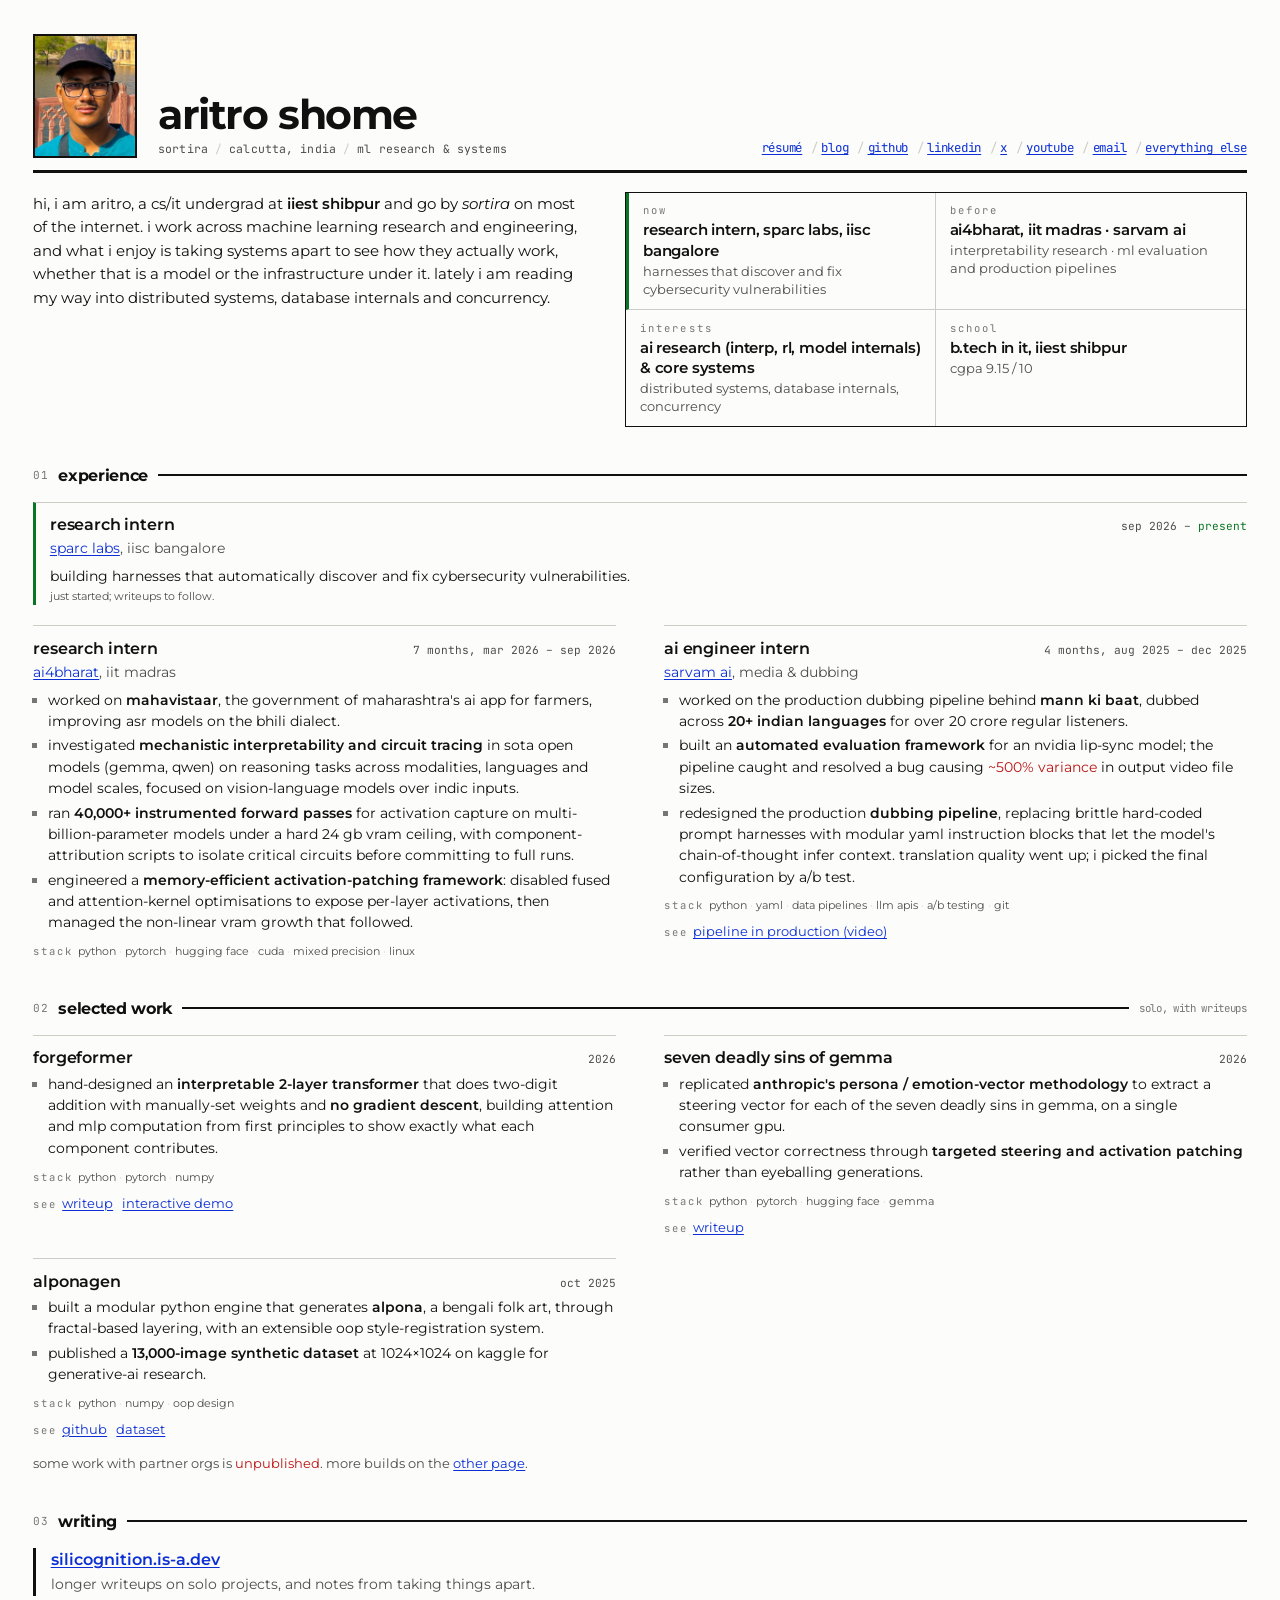
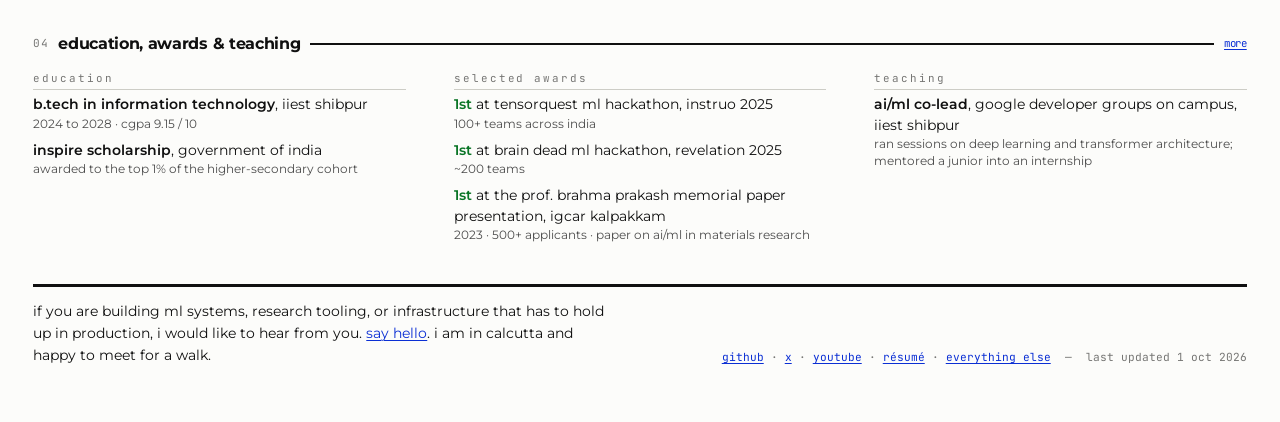
<file: index.html>
<!DOCTYPE html>
<html lang="en">

<head>
    <meta charset="UTF-8" />
    <meta name="viewport" content="width=device-width, initial-scale=1.0" />
    <title>aritro.</title>
    <meta name="description" content="Aritro Shome (sortira), research intern at SPARC Labs, IISc Bangalore, building harnesses that discover and fix cybersecurity vulnerabilities. Previously AI4Bharat, IIT Madras and Sarvam AI." />
    <meta name="author" content="Aritro Shome" />
    <link rel="canonical" href="https://aritro.is-a.dev/" />
    <meta name="theme-color" content="#fcfcfa" />

    <!-- Open Graph -->
    <meta property="og:type" content="profile" />
    <meta property="og:site_name" content="Aritro Shome" />
    <meta property="og:title" content="Aritro Shome, machine learning, systems &amp; research engineering" />
    <meta property="og:description" content="Research intern at SPARC Labs, IISc Bangalore, on harnesses that find and fix security vulnerabilities. Previously AI4Bharat, IIT Madras and Sarvam AI." />
    <meta property="og:url" content="https://aritro.is-a.dev/" />
    <meta property="og:image" content="https://aritro.is-a.dev/og.png" />
    <meta property="og:image:width" content="1200" />
    <meta property="og:image:height" content="630" />
    <meta property="og:image:alt" content="Aritro Shome, machine learning, systems and research engineering." />
    <meta property="profile:first_name" content="Aritro" />
    <meta property="profile:last_name" content="Shome" />
    <meta property="profile:username" content="sortira" />

    <!-- Twitter -->
    <meta name="twitter:card" content="summary_large_image" />
    <meta name="twitter:site" content="@silicognition" />
    <meta name="twitter:creator" content="@silicognition" />
    <meta name="twitter:title" content="Aritro Shome, machine learning, systems &amp; research engineering" />
    <meta name="twitter:description" content="Research intern at SPARC Labs, IISc Bangalore, on harnesses that find and fix security vulnerabilities. Previously AI4Bharat, IIT Madras and Sarvam AI." />
    <meta name="twitter:image" content="https://aritro.is-a.dev/og.png" />

    <link rel="icon" href="icon-32.png" sizes="32x32" type="image/png" />
    <link rel="icon" href="icon-512.png" sizes="512x512" type="image/png" />
    <link rel="apple-touch-icon" href="apple-touch-icon.png" />

    <link rel="preconnect" href="https://fonts.googleapis.com" />
    <link rel="preconnect" href="https://fonts.gstatic.com" crossorigin />
    <link rel="stylesheet" href="https://fonts.googleapis.com/css2?family=Montserrat:wght@400;500;600;700&family=JetBrains+Mono:wght@400;500&display=swap" />
    <link rel="stylesheet" href="site.css" />

    <script data-goatcounter="https://portfolio1.goatcounter.com/count" async src="//gc.zgo.at/count.js"></script>

    <script type="application/ld+json">
        {
            "@context": "https://schema.org",
            "@type": "Person",
            "name": "Aritro Shome",
            "alternateName": "sortira",
            "url": "https://aritro.is-a.dev/",
            "image": "https://aritro.is-a.dev/portrait.jpg",
            "email": "aritro.shome.official@gmail.com",
            "jobTitle": "Research Intern, Software Engineer, Machine Learning Engineer, Artificial Intelligence Engineer, Deep Learning Engineer, Large Language Model Engineer",
            "description": "Student engineer working across machine-learning research, ML engineering and systems.",
            "sameAs": ["https://github.com/sortira", "https://www.linkedin.com/in/aritroshome/", "https://x.com/silicognition", "https://www.youtube.com/@thearitroshomefromtech", "https://silicognition.is-a.dev/"],
            "worksFor": { "@type": "Organization", "name": "SPARC Labs, IISc Bangalore", "url": "https://www.sparc-labs.in/" },
            "alumniOf": { "@type": "CollegeOrUniversity", "name": "Indian Institute of Engineering Science and Technology, Shibpur" },
            "knowsAbout": ["software engineering", "machine learning engineering", "software security", "automated vulnerability discovery", "mechanistic interpretability", "model evaluation", "data pipelines", "distributed systems", "concurrency", "database internals", "algorithms and data structures", "vision-language models", "multilingual NLP", "CUDA", "PyTorch"]
        }
    </script>
</head>

<body>
    <a class="skip" href="#main">skip to content</a>

    <!-- ============================== masthead ============================= -->
    <header class="masthead">
        <img class="portrait" src="portrait.jpg" width="226" height="226" alt="Aritro Shome" />
        <div class="name">
            <h1>aritro shome</h1>
            <p class="ident">sortira <span class="sep">/</span> calcutta, india <span class="sep">/</span> ml research &amp; systems</p>
        </div>
        <p class="dir">
            <a href="resume.pdf">résumé</a>
            <a href="https://silicognition.is-a.dev/" target="_blank" rel="noopener noreferrer">blog</a>
            <a href="https://github.com/sortira" target="_blank" rel="noopener noreferrer">github</a>
            <a href="https://www.linkedin.com/in/aritroshome/" target="_blank" rel="noopener noreferrer">linkedin</a>
            <a href="https://x.com/silicognition" target="_blank" rel="noopener noreferrer">x</a>
            <a href="https://www.youtube.com/@thearitroshomefromtech" target="_blank" rel="noopener noreferrer">youtube</a>
            <a href="mailto:aritro.shome.official@gmail.com">email</a>
            <a href="other.html">everything else</a>
        </p>
    </header>

    <main id="main">

        <!-- ============================= the fold ============================== -->
        <div class="top">
            <div class="lede">
                <p>hi, i am aritro, a cs/it undergrad at <b>iiest shibpur</b> and go by <i>sortira</i> on most of the internet. i work across machine learning research and engineering, and what i enjoy is taking systems apart to see how
                    they actually work, whether that is a model or the infrastructure under it. lately i am reading my way into distributed systems, database internals and concurrency.</p>
            </div>

            <ul class="facts">
                <li class="live">
                    <span class="k">now</span>
                    <span class="v">research intern, <b>SPARC Labs</b>, IISc Bangalore</span>
                    <span class="m">harnesses that discover and fix cybersecurity vulnerabilities</span>
                </li>
                <li>
                    <span class="k">before</span>
                    <span class="v"><b>AI4Bharat</b>, IIT Madras &middot; <b>Sarvam AI</b></span>
                    <span class="m">interpretability research &middot; ml evaluation and production pipelines</span>
                </li>
                <li>
                    <span class="k">interests</span>
                    <span class="v">ai research (interp, rl, model internals) &amp; core systems</span>
                    <span class="m">distributed systems, database internals, concurrency</span>
                </li>
                <li>
                    <span class="k">school</span>
                    <span class="v">b.tech in it, <b>IIEST Shibpur</b></span>
                    <span class="m">cgpa 9.15 / 10</span>
                </li>
            </ul>
        </div>

        <!-- ============================= experience ============================ -->
        <section aria-labelledby="s-exp">
            <h2 id="s-exp"><span class="num">01</span> experience</h2>

            <article class="entry lead">
                <div class="entry-head">
                    <h3>research intern</h3>
                    <span class="when">sep 2026 &ndash; <span class="good">present</span></span>
                </div>
                <p class="org"><a href="https://www.sparc-labs.in/" target="_blank" rel="noopener noreferrer">SPARC Labs</a>, IISc Bangalore</p>
                <p class="work">building harnesses that automatically discover and fix cybersecurity vulnerabilities. <span class="m">just started; writeups to follow.</span></p>
            </article>

            <div class="entries">
                <article class="entry">
                    <div class="entry-head">
                        <h3>research intern</h3>
                        <span class="when">7 months, mar 2026 &ndash; sep 2026</span>
                    </div>
                    <p class="org"><a href="https://ai4bharat.iitm.ac.in/" target="_blank" rel="noopener noreferrer">AI4Bharat</a>, IIT Madras</p>
                    <ul>
                        <li>worked on <strong>MahaVistaar</strong>, the government of maharashtra's ai app for farmers, improving ASR models on the Bhili dialect.</li>
                        <li>investigated <strong>mechanistic interpretability and circuit tracing</strong> in SoTA open models (Gemma, Qwen) on reasoning tasks across modalities, languages and model scales, focused on vision-language models over Indic
                            inputs.</li>
                        <li>ran <strong>40,000+ instrumented forward passes</strong> for activation capture on multi-billion-parameter models under a hard 24 GB VRAM ceiling, with component-attribution scripts to isolate critical circuits before
                            committing to full runs.</li>
                        <li>engineered a <strong>memory-efficient activation-patching framework</strong>: disabled fused and attention-kernel optimisations to expose per-layer activations, then managed the non-linear VRAM growth that followed.</li>
                    </ul>
                    <p class="stack"><span class="label">stack</span><span class="terms"><span>Python</span><span>PyTorch</span><span>Hugging Face</span><span>CUDA</span><span>mixed precision</span><span>Linux</span></span></p>
                </article>

                <article class="entry">
                    <div class="entry-head">
                        <h3>ai engineer intern</h3>
                        <span class="when">4 months, aug 2025 &ndash; dec 2025</span>
                    </div>
                    <p class="org"><a href="https://www.sarvam.ai/" target="_blank" rel="noopener noreferrer">Sarvam AI</a>, media &amp; dubbing</p>
                    <ul>
                        <li>worked on the production dubbing pipeline behind <strong>Mann Ki Baat</strong>, dubbed across <strong>20+ Indian languages</strong> for over 20 crore regular listeners.</li>
                        <li>built an <strong>automated evaluation framework</strong> for an NVIDIA lip-sync model; the pipeline caught and resolved a bug causing <span class="bad">~500% variance</span> in output video file sizes.</li>
                        <li>redesigned the production <strong>dubbing pipeline</strong>, replacing brittle hard-coded prompt harnesses with modular YAML instruction blocks that let the model's chain-of-thought infer context. translation quality went
                            up; i picked the final configuration by a/b test.</li>
                    </ul>
                    <p class="stack"><span class="label">stack</span><span class="terms"><span>Python</span><span>YAML</span><span>data pipelines</span><span>LLM APIs</span><span>a/b testing</span><span>Git</span></span></p>
                    <p class="refs"><span class="label">see</span><a href="https://www.youtube.com/watch?v=KNEJcCtoE4M" target="_blank" rel="noopener noreferrer">pipeline in production (video)</a></p>
                </article>
            </div>
        </section>

        <!-- =========================== selected work =========================== -->
        <section aria-labelledby="s-work">
            <h2 id="s-work"><span class="num">02</span> selected work <span class="tail">solo, with writeups</span></h2>

            <div class="entries">
                <article class="entry">
                    <div class="entry-head">
                        <h3>ForgeFormer</h3>
                        <span class="when">2026</span>
                    </div>
                    <ul>
                        <li>hand-designed an <strong>interpretable 2-layer transformer</strong> that does two-digit addition with manually-set weights and <strong>no gradient descent</strong>, building attention and MLP computation from first principles
                            to show exactly what each component contributes.</li>
                    </ul>
                    <p class="stack"><span class="label">stack</span><span class="terms"><span>Python</span><span>PyTorch</span><span>NumPy</span></span></p>
                    <p class="refs"><span class="label">see</span><a href="https://silicognition.is-a.dev/post2.html" target="_blank" rel="noopener noreferrer">writeup</a><a href="https://aritro.is-a.dev/forgeformer/">interactive demo</a></p>
                </article>

                <article class="entry">
                    <div class="entry-head">
                        <h3>seven deadly sins of Gemma</h3>
                        <span class="when">2026</span>
                    </div>
                    <ul>
                        <li>replicated <strong>Anthropic's persona / emotion-vector methodology</strong> to extract a steering vector for each of the seven deadly sins in Gemma, on a single consumer GPU.</li>
                        <li>verified vector correctness through <strong>targeted steering and activation patching</strong> rather than eyeballing generations.</li>
                    </ul>
                    <p class="stack"><span class="label">stack</span><span class="terms"><span>Python</span><span>PyTorch</span><span>Hugging Face</span><span>Gemma</span></span></p>
                    <p class="refs"><span class="label">see</span><a href="https://silicognition.is-a.dev/post3.html" target="_blank" rel="noopener noreferrer">writeup</a></p>
                </article>

                <article class="entry">
                    <div class="entry-head">
                        <h3>AlponaGen</h3>
                        <span class="when">oct 2025</span>
                    </div>
                    <ul>
                        <li>built a modular Python engine that generates <strong>alpona</strong>, a Bengali folk art, through fractal-based layering, with an extensible OOP style-registration system.</li>
                        <li>published a <strong>13,000-image synthetic dataset</strong> at 1024&times;1024 on Kaggle for generative-ai research.</li>
                    </ul>
                    <p class="stack"><span class="label">stack</span><span class="terms"><span>Python</span><span>NumPy</span><span>OOP design</span></span></p>
                    <p class="refs"><span class="label">see</span><a href="https://github.com/sortira/alpona-gen" target="_blank" rel="noopener noreferrer">github</a><a href="https://www.kaggle.com/datasets/ar1tr0/alpona-gen" target="_blank" rel="noopener noreferrer">dataset</a></p>
                </article>
            </div>

            <p class="note">some work with partner orgs is <span class="bad">unpublished</span>. more builds on the <a href="other.html">other page</a>.</p>
        </section>

        <!-- ============================== writing ============================== -->
        <section aria-labelledby="s-write">
            <h2 id="s-write"><span class="num">03</span> writing</h2>
            <div class="blockout">
                <a class="url" href="https://silicognition.is-a.dev/" target="_blank" rel="noopener noreferrer">silicognition.is-a.dev</a>
                <p>longer writeups on solo projects, and notes from taking things apart.</p>
            </div>
        </section>

        <!-- ============================ credentials ============================ -->
        <section aria-labelledby="s-cred">
            <h2 id="s-cred"><span class="num">04</span> education, awards &amp; teaching <span class="tail"><a href="other.html">more</a></span></h2>
            <div class="cols">
                <div>
                    <h3>education</h3>
                    <ul>
                        <li><b>b.tech in information technology</b>, IIEST Shibpur
                            <span class="sub">2024 to 2028 &middot; cgpa 9.15 / 10</span>
                        </li>
                        <li><b>INSPIRE scholarship</b>, government of india
                            <span class="sub">awarded to the top 1% of the higher-secondary cohort</span>
                        </li>
                    </ul>
                </div>
                <div>
                    <h3>selected awards</h3>
                    <ul>
                        <li><b class="good">1st</b> at TensorQuest ml hackathon, Instruo 2025
                            <span class="sub">100+ teams across india</span>
                        </li>
                        <li><b class="good">1st</b> at Brain Dead ml hackathon, Revelation 2025
                            <span class="sub">~200 teams</span>
                        </li>
                        <li><b class="good">1st</b> at the Prof. Brahma Prakash memorial paper presentation, IGCAR Kalpakkam
                            <span class="sub">2023 &middot; 500+ applicants &middot; paper on ai/ml in materials research</span>
                        </li>
                    </ul>
                </div>
                <div>
                    <h3>teaching</h3>
                    <ul>
                        <li><b>ai/ml co-lead</b>, Google Developer Groups on Campus, IIEST Shibpur
                            <span class="sub">ran sessions on deep learning and transformer architecture; mentored a junior into an internship</span>
                        </li>
                    </ul>
                </div>
            </div>
        </section>

    </main>

    <!-- =============================== footer ============================== -->
    <footer>
        <p class="colophon">if you are building ml systems, research tooling, or infrastructure that has to hold up in production, i would like to hear from you. <a href="mailto:aritro.shome.official@gmail.com">say hello</a>. i am in calcutta and
            happy to meet for a walk.</p>
        <p class="stamp">
            <a href="https://github.com/sortira" target="_blank" rel="noopener noreferrer">github</a> &middot;
            <a href="https://x.com/silicognition" target="_blank" rel="noopener noreferrer">x</a> &middot;
            <a href="https://www.youtube.com/@thearitroshomefromtech" target="_blank" rel="noopener noreferrer">youtube</a> &middot;
            <a href="resume.pdf">résumé</a> &middot;
            <a href="other.html">everything else</a> &nbsp;&mdash;&nbsp; last updated <time datetime="2026-10-01">1 oct 2026</time>
        </p>
    </footer>
</body>

</html>
</file>
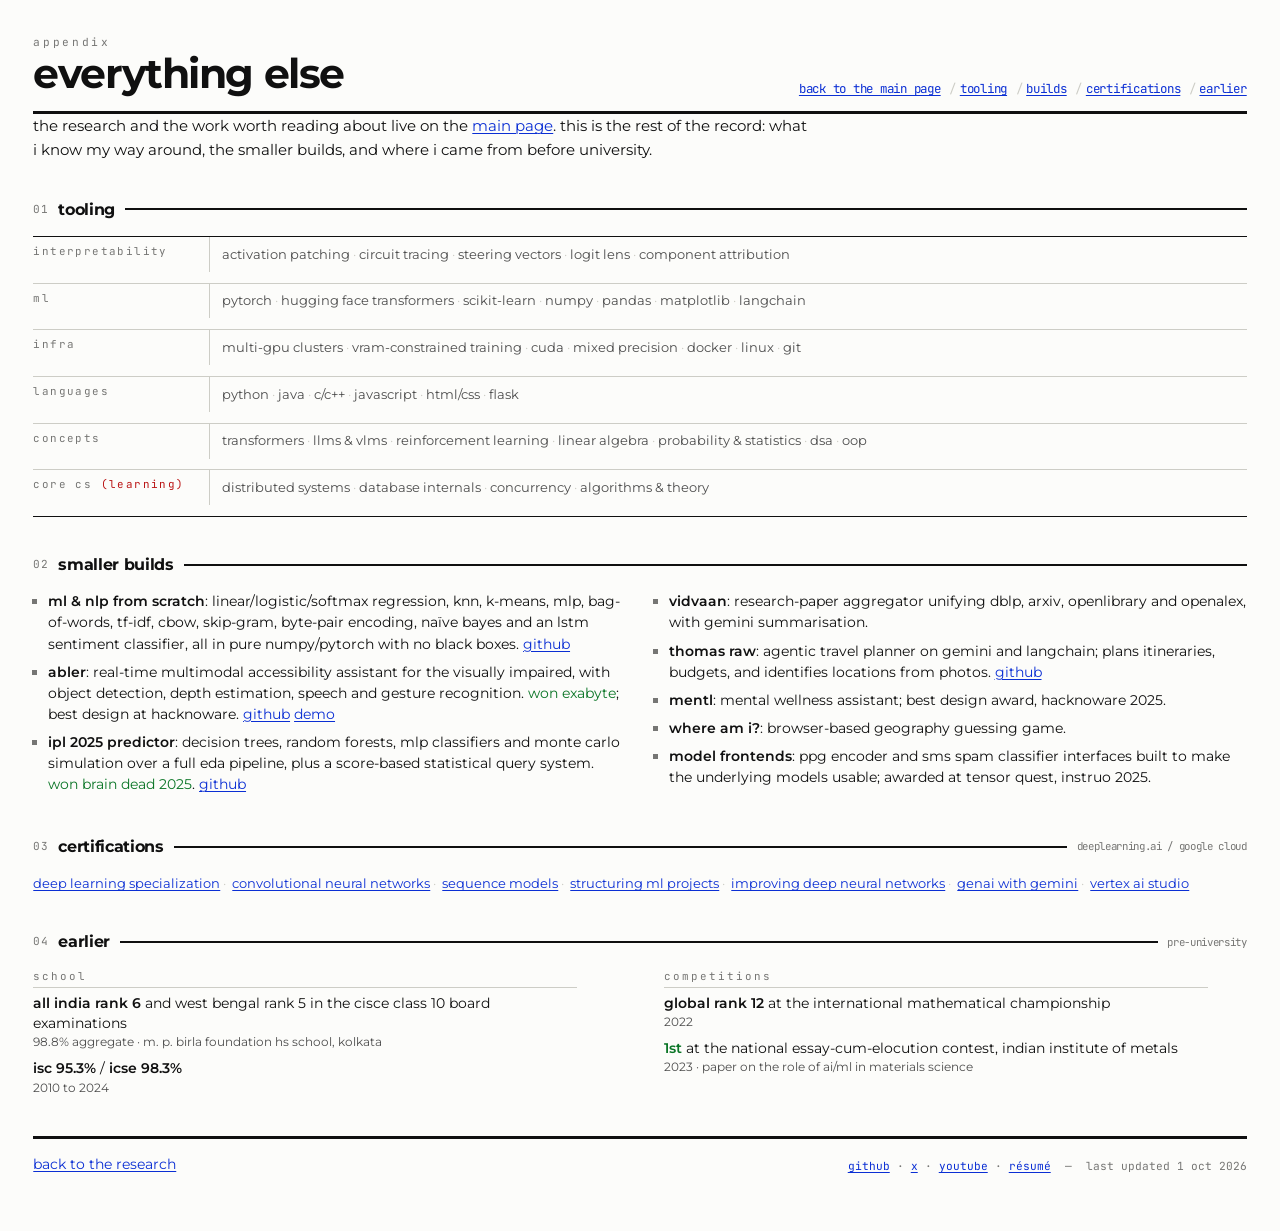
<file: other.html>
<!DOCTYPE html>
<html lang="en">

<head>
    <meta charset="UTF-8" />
    <meta name="viewport" content="width=device-width, initial-scale=1.0" />
    <title>aritro, everything else</title>
    <meta name="description" content="Aritro Shome. Technical skills, smaller builds, certifications and earlier academic results." />
    <meta name="author" content="Aritro Shome" />
    <link rel="canonical" href="https://aritro.is-a.dev/other.html" />
    <meta name="theme-color" content="#fcfcfa" />

    <meta property="og:type" content="website" />
    <meta property="og:site_name" content="Aritro Shome" />
    <meta property="og:title" content="Aritro Shome, skills, builds &amp; certifications" />
    <meta property="og:description" content="Technical skills, smaller builds, certifications and earlier academic results." />
    <meta property="og:url" content="https://aritro.is-a.dev/other.html" />
    <meta property="og:image" content="https://aritro.is-a.dev/og.png" />
    <meta property="og:image:width" content="1200" />
    <meta property="og:image:height" content="630" />
    <meta name="twitter:card" content="summary_large_image" />
    <meta name="twitter:site" content="@silicognition" />
    <meta name="twitter:image" content="https://aritro.is-a.dev/og.png" />

    <link rel="icon" href="icon-32.png" sizes="32x32" type="image/png" />
    <link rel="icon" href="icon-512.png" sizes="512x512" type="image/png" />
    <link rel="apple-touch-icon" href="apple-touch-icon.png" />

    <link rel="preconnect" href="https://fonts.googleapis.com" />
    <link rel="preconnect" href="https://fonts.gstatic.com" crossorigin />
    <link rel="stylesheet" href="https://fonts.googleapis.com/css2?family=Montserrat:wght@400;500;600;700&family=JetBrains+Mono:wght@400;500&display=swap" />
    <link rel="stylesheet" href="site.css" />

    <script data-goatcounter="https://portfolio1.goatcounter.com/count" async src="//gc.zgo.at/count.js"></script>
</head>

<body>
    <a class="skip" href="#main">skip to content</a>

    <!-- ============================== masthead ============================= -->
    <header class="masthead plain">
        <div class="name">
            <p class="kicker">appendix</p>
            <h1>everything else</h1>
        </div>
        <p class="dir">
            <a href="index.html">back to the main page</a>
            <a href="#s-tools">tooling</a>
            <a href="#s-builds">builds</a>
            <a href="#s-certs">certifications</a>
            <a href="#s-earlier">earlier</a>
        </p>
    </header>

    <main id="main">

        <div class="lede">
            <p>the research and the work worth reading about live on the <a href="index.html">main page</a>. this is the rest of the record: what i know my way around, the smaller builds, and where i came from before university.</p>
        </div>

        <!-- =============================== tooling ============================= -->
        <section aria-labelledby="s-tools">
            <h2 id="s-tools"><span class="num">01</span> tooling</h2>
            <div class="rows">
                <div class="row">
                    <h3>interpretability</h3>
                    <p class="terms"><span>activation patching</span><span>circuit tracing</span><span>steering vectors</span><span>logit lens</span><span>component attribution</span></p>
                </div>
                <div class="row">
                    <h3>ml</h3>
                    <p class="terms"><span>PyTorch</span><span>Hugging Face Transformers</span><span>Scikit-Learn</span><span>NumPy</span><span>Pandas</span><span>Matplotlib</span><span>LangChain</span></p>
                </div>
                <div class="row">
                    <h3>infra</h3>
                    <p class="terms"><span>multi-GPU clusters</span><span>VRAM-constrained training</span><span>CUDA</span><span>mixed precision</span><span>Docker</span><span>Linux</span><span>Git</span></p>
                </div>
                <div class="row">
                    <h3>languages</h3>
                    <p class="terms"><span>Python</span><span>Java</span><span>C/C++</span><span>JavaScript</span><span>HTML/CSS</span><span>Flask</span></p>
                </div>
                <div class="row">
                    <h3>concepts</h3>
                    <p class="terms"><span>transformers</span><span>LLMs &amp; VLMs</span><span>reinforcement learning</span><span>linear algebra</span><span>probability &amp; statistics</span><span>DSA</span><span>OOP</span></p>
                </div>
                <div class="row">
                    <h3>core cs <span class="bad">(learning)</span></h3>
                    <p class="terms"><span>distributed systems</span><span>database internals</span><span>concurrency</span><span>algorithms &amp; theory</span></p>
                </div>
            </div>
        </section>

        <!-- =============================== builds ============================== -->
        <section aria-labelledby="s-builds">
            <h2 id="s-builds"><span class="num">02</span> smaller builds</h2>
            <ul class="builds">
                <li><b>ml &amp; nlp from scratch</b>: linear/logistic/softmax regression, KNN, k-means, MLP, bag-of-words, TF-IDF, CBOW, skip-gram, byte-pair encoding, naïve Bayes and an LSTM sentiment classifier, all in pure NumPy/PyTorch with no
                    black boxes. <a href="https://github.com/sortira" target="_blank" rel="noopener noreferrer">github</a></li>
                <li><b>Abler</b>: real-time multimodal accessibility assistant for the visually impaired, with object detection, depth estimation, speech and gesture recognition. <span class="good">won eXabyte</span>; best design at Hacknoware.
                    <a href="https://github.com/TheSopranos" target="_blank" rel="noopener noreferrer">github</a> <a href="https://youtu.be/hdMCwxbb7FY" target="_blank" rel="noopener noreferrer">demo</a></li>
                <li><b>ipl 2025 predictor</b>: decision trees, random forests, MLP classifiers and Monte Carlo simulation over a full EDA pipeline, plus a score-based statistical query system. <span class="good">won Brain Dead 2025</span>.
                    <a href="https://github.com/sortira/BrainDead2025" target="_blank" rel="noopener noreferrer">github</a></li>
                <li><b>Vidvaan</b>: research-paper aggregator unifying DBLP, arXiv, OpenLibrary and OpenAlex, with Gemini summarisation.</li>
                <li><b>Thomas Raw</b>: agentic travel planner on Gemini and LangChain; plans itineraries, budgets, and identifies locations from photos. <a href="https://github.com/sortira/thomas-raw" target="_blank" rel="noopener noreferrer">github</a></li>
                <li><b>MentL</b>: mental wellness assistant; best design award, Hacknoware 2025.</li>
                <li><b>where am i?</b>: browser-based geography guessing game.</li>
                <li><b>model frontends</b>: PPG encoder and SMS spam classifier interfaces built to make the underlying models usable; awarded at Tensor Quest, Instruo 2025.</li>
            </ul>
        </section>

        <!-- ============================ certifications ========================= -->
        <section aria-labelledby="s-certs">
            <h2 id="s-certs"><span class="num">03</span> certifications <span class="tail">deeplearning.ai / google cloud</span></h2>
            <p class="terms">
                <a href="https://coursera.org/share/a3e148a3403eb27d4e6dd0bb2bd6827a" target="_blank" rel="noopener noreferrer">deep learning specialization</a>
                <a href="https://coursera.org/share/98f350fe855684f2b6569547d064ec36" target="_blank" rel="noopener noreferrer">convolutional neural networks</a>
                <a href="https://coursera.org/share/bb8533789cc61159dd1b879f3b39e8ff" target="_blank" rel="noopener noreferrer">sequence models</a>
                <a href="https://coursera.org/share/82692be00bb1de9220627bc1e82c6fe9" target="_blank" rel="noopener noreferrer">structuring ml projects</a>
                <a href="https://coursera.org/share/ccf3d344aebd01c5f3355351b0bddfa8" target="_blank" rel="noopener noreferrer">improving deep neural networks</a>
                <a href="https://www.credly.com/badges/fbf606dd-a04b-421e-b88c-a3cfe2f13957/public_url" target="_blank" rel="noopener noreferrer">genai with Gemini</a>
                <a href="https://www.credly.com/badges/bcb7823a-a404-473d-b831-ae316b98b001/public_url" target="_blank" rel="noopener noreferrer">Vertex AI Studio</a>
            </p>
        </section>

        <!-- =============================== earlier ============================= -->
        <section aria-labelledby="s-earlier">
            <h2 id="s-earlier"><span class="num">04</span> earlier <span class="tail">pre-university</span></h2>
            <div class="cols">
                <div>
                    <h3>school</h3>
                    <ul>
                        <li><b>all india rank 6</b> and west bengal rank 5 in the CISCE class 10 board examinations
                            <span class="sub">98.8% aggregate &middot; M. P. Birla Foundation HS School, Kolkata</span>
                        </li>
                        <li><b>isc 95.3%</b> / <b>icse 98.3%</b>
                            <span class="sub">2010 to 2024</span>
                        </li>
                    </ul>
                </div>
                <div>
                    <h3>competitions</h3>
                    <ul>
                        <li><b>global rank 12</b> at the International Mathematical Championship
                            <span class="sub">2022</span>
                        </li>
                        <li><b class="good">1st</b> at the national essay-cum-elocution contest, Indian Institute of Metals
                            <span class="sub">2023 &middot; paper on the role of ai/ml in materials science</span>
                        </li>
                    </ul>
                </div>
            </div>
        </section>

    </main>

    <!-- =============================== footer ============================== -->
    <footer>
        <p class="colophon"><a href="index.html">back to the research</a></p>
        <p class="stamp">
            <a href="https://github.com/sortira" target="_blank" rel="noopener noreferrer">github</a> &middot;
            <a href="https://x.com/silicognition" target="_blank" rel="noopener noreferrer">x</a> &middot;
            <a href="https://www.youtube.com/@thearitroshomefromtech" target="_blank" rel="noopener noreferrer">youtube</a> &middot;
            <a href="resume.pdf">résumé</a> &nbsp;&mdash;&nbsp; last updated <time datetime="2026-10-01">1 oct 2026</time>
        </p>
    </footer>
</body>

</html>
</file>
<file: site.css>
/* ==========================================================================
   aritro.is-a.dev
   montserrat for the words, jetbrains mono for the machinery.
   almost-white paper, hard rules, blue underlined links, lowercase throughout.
   full-bleed and left-aligned: no centred column, no dead margins.
   red and green appear only where they mean something.
   tokens | base | links | masthead | fold | sections | blocks | footer
   ========================================================================== */


/* ---------------------------------------------------------------- tokens -- */

:root {
    --paper: #fcfcfa;
    /* almost white, never white */
    --ink: #101010;
    --ink-soft: #4d4d4d;
    --ink-faint: #767674;
    --rule: #101010;
    --rule-hair: #cdcdc6;
    --link: #0b2fd4;
    --good: #0a7526;
    --bad: #ba1414;
    --sans: "Montserrat", "Segoe UI", system-ui, -apple-system, "Helvetica Neue", Arial, sans-serif;
    --mono: "JetBrains Mono", ui-monospace, SFMono-Regular, Consolas, "Liberation Mono", Menlo, monospace;
    --edge: clamp(1.15rem, 2.6vw, 3rem);
    color-scheme: light;
}


/* ------------------------------------------------------------------ base -- */

* {
    box-sizing: border-box;
}

html {
    background: var(--paper);
    -webkit-text-size-adjust: 100%;
}


/* the page runs the full width of the window, flush left.
   proper nouns stay capitalised in the markup for search engines,
   screen readers and copy-paste; the display is lowercased here. */

body {
    max-width: none;
    margin: 0;
    padding: 2.1em var(--edge) 3.5em;
    background: var(--paper);
    color: var(--ink);
    font-family: var(--sans);
    font-size: 16px;
    font-weight: 400;
    line-height: 1.55;
    text-transform: lowercase;
    overflow-wrap: break-word;
}

button,
input,
select {
    font: inherit;
    color: inherit;
}

::selection {
    background: var(--link);
    color: var(--paper);
}

img {
    max-width: 100%;
    height: auto;
}

p {
    margin: 0 0 .8em;
}

b,
strong {
    font-weight: 600;
}


/* semantic colour, used sparingly and never for decoration */

.good {
    color: var(--good);
}

.bad {
    color: var(--bad);
}


/* small technical type: dates, labels, numbers, keys */

.num,
.when,
.label,
.k,
.kicker,
.stamp,
.dir {
    font-family: var(--mono);
}


/* ----------------------------------------------------------------- links -- */

a {
    color: var(--link);
    text-decoration: underline;
    text-decoration-thickness: 1px;
    text-underline-offset: 2px;
}

a:hover {
    background: var(--link);
    color: var(--paper);
    text-decoration-color: var(--paper);
}

a:focus-visible {
    outline: 2px solid var(--link);
    outline-offset: 2px;
}

.skip {
    position: absolute;
    left: 1rem;
    top: -4rem;
    z-index: 9;
    padding: .4em .8em;
    background: var(--ink);
    color: var(--paper);
    font-size: .8em;
    text-decoration: none;
}

.skip:focus {
    top: .75rem;
}


/* -------------------------------------------------------------- masthead -- */


/* portrait | name | directory pushed to the far right edge */

.masthead {
    display: grid;
    grid-template-columns: 104px minmax(0, 1fr) auto;
    gap: 0 1.3em;
    align-items: end;
    padding-bottom: .8em;
    border-bottom: 3px solid var(--rule);
}

.portrait {
    display: block;
    width: 104px;
    height: 124px;
    object-fit: cover;
    object-position: center top;
    border: 2px solid var(--rule);
}

h1 {
    margin: 0 0 .12em;
    font-size: 2.55em;
    font-weight: 700;
    line-height: .98;
    letter-spacing: -.035em;
}

.ident {
    margin: 0;
    font-family: var(--mono);
    font-size: .72em;
    letter-spacing: .01em;
    color: var(--ink-soft);
}

.ident .sep {
    color: var(--rule-hair);
}

.dir {
    margin: 0;
    font-size: .78em;
    letter-spacing: -.02em;
    text-align: right;
}

.dir a + a {
    margin-left: .15em;
}

.dir a + a::before {
    content: "/";
    display: inline-block;
    margin-right: .3em;
    color: var(--rule-hair);
    text-decoration: none;
}


/* an appendix page gets a kicker instead of a portrait */

.masthead.plain {
    grid-template-columns: minmax(0, 1fr) auto;
}

.kicker {
    margin: 0 0 .25em;
    font-size: .7em;
    letter-spacing: .24em;
    color: var(--ink-faint);
}


/* ------------------------------------------------------------------ fold -- */


/* the lede reads at a sane measure; the facts fill the rest of the width */

.top {
    display: grid;
    grid-template-columns: minmax(20em, 34em) minmax(26em, 1fr);
    gap: 1.3em 3em;
    align-items: start;
    margin-top: 1.15em;
}

.lede {
    max-width: 78ch;
    margin: 0;
    font-size: .95em;
}

.lede p:last-child {
    margin-bottom: 0;
}


/* four cells carrying the whole profile at a glance */

.facts {
    display: grid;
    grid-template-columns: 1fr 1fr;
    margin: 0;
    padding: 0;
    list-style: none;
    border: 1px solid var(--rule);
}

.facts li {
    padding: .6em .85em .65em;
    border-right: 1px solid var(--rule-hair);
    border-bottom: 1px solid var(--rule-hair);
}

.facts li:nth-child(2n) {
    border-right: 0;
}

.facts li:nth-last-child(-n+2) {
    border-bottom: 0;
}


/* the current post is marked, not decorated */

.facts li.live {
    border-left: 3px solid var(--good);
}

.k {
    display: block;
    margin-bottom: .15em;
    font-size: .66em;
    letter-spacing: .2em;
    color: var(--ink-faint);
}

.v {
    display: block;
    font-size: .95em;
    font-weight: 600;
    line-height: 1.35;
    letter-spacing: -.01em;
}

.m {
    display: block;
    margin-top: .12em;
    font-size: .8em;
    line-height: 1.4;
    color: var(--ink-soft);
}


/* -------------------------------------------------------------- sections -- */

section {
    margin-top: 2.2em;
}


/* the rule grows out of the heading and runs to the right edge of the page */

h2 {
    display: flex;
    align-items: center;
    gap: .6em;
    margin: 0 0 .85em;
    font-size: 1.02em;
    font-weight: 700;
    letter-spacing: -.02em;
}

h2::after {
    content: "";
    order: 1;
    flex: 1 1 auto;
    height: 2px;
    background: var(--rule);
}

h2 .num {
    font-size: .68em;
    font-weight: 400;
    letter-spacing: .06em;
    color: var(--ink-faint);
}

h2 .tail {
    order: 2;
    font-family: var(--mono);
    font-size: .66em;
    font-weight: 400;
    color: var(--ink-faint);
}

h3 {
    margin: 0;
    font-size: .98em;
    font-weight: 600;
    letter-spacing: -.01em;
}

.note {
    margin: 1em 0 0;
    font-size: .84em;
    color: var(--ink-soft);
}


/* --------------------------------------------------------------- entries -- */


/* entries sit side by side and use the width, one hairline each */

.entries {
    display: grid;
    grid-template-columns: repeat(auto-fit, minmax(24em, 1fr));
    gap: 1.3em 3em;
}

.entry {
    padding-top: .65em;
    border-top: 1px solid var(--rule-hair);
}


/* the newest role leads the section, full width and marked like the fold */

.entry.lead {
    margin-bottom: 1.3em;
    padding-left: .85em;
    border-left: 3px solid var(--good);
}

.entry .work {
    margin: 0;
    font-size: .89em;
    line-height: 1.5;
}

.entry-head {
    display: flex;
    flex-wrap: wrap;
    align-items: baseline;
    gap: 0 .9em;
}

.entry-head .when {
    margin-left: auto;
    font-size: .7em;
    color: var(--ink-soft);
    white-space: nowrap;
}

.org {
    margin: .05em 0 .45em;
    font-size: .87em;
    color: var(--ink-soft);
}

.entry ul {
    margin: 0;
    padding-left: 1.05em;
    font-size: .89em;
    list-style: square;
}

.entry li {
    margin: .22em 0;
    line-height: 1.5;
}

.entry li::marker,
.builds li::marker {
    color: var(--ink-faint);
}


/* stack and references, one quiet line each */

.stack,
.refs {
    margin: .5em 0 0;
    font-size: .82em;
    color: var(--ink-soft);
}

.label {
    margin-right: .5em;
    font-size: .8em;
    letter-spacing: .18em;
    color: var(--ink-faint);
}

.refs a + a {
    margin-left: .7em;
}


/* --------------------------------------------------------------- columns -- */

.cols {
    display: grid;
    grid-template-columns: repeat(auto-fit, minmax(min(100%, 14em), 1fr));
    gap: 1.2em 3em;
}


/* tracks stretch to fill the page; the text inside keeps a sane measure */

.cols > div {
    max-width: 34em;
}

.cols h3 {
    margin-bottom: .4em;
    padding-bottom: .2em;
    border-bottom: 1px solid var(--rule-hair);
    font-family: var(--mono);
    font-size: .68em;
    font-weight: 400;
    letter-spacing: .18em;
    color: var(--ink-faint);
}

.cols ul {
    margin: 0;
    padding: 0;
    list-style: none;
    font-size: .87em;
}

.cols li {
    margin: 0 0 .55em;
    line-height: 1.45;
}

.cols li:last-child {
    margin-bottom: 0;
}

.sub {
    display: block;
    font-size: .88em;
    color: var(--ink-soft);
}


/* ---------------------------------------------------------------- blocks -- */


/* the writing link, marked with a heavy bar */

.blockout {
    padding-left: .9em;
    border-left: 3px solid var(--rule);
}

.blockout .url {
    font-weight: 600;
}

.blockout p {
    margin: .1em 0 0;
    font-size: .87em;
    color: var(--ink-soft);
}


/* builds flow into as many columns as the window allows */

.builds {
    margin: 0;
    padding-left: 1.05em;
    columns: 30em;
    column-gap: 3em;
    font-size: .88em;
    list-style: square;
}

.builds li {
    margin: 0 0 .5em;
    line-height: 1.5;
    break-inside: avoid;
}


/* the tooling table: label | run of terms, full width */

.rows {
    border-top: 1px solid var(--rule);
}

.rows .row {
    display: grid;
    grid-template-columns: 11em minmax(0, 1fr);
    border-bottom: 1px solid var(--rule-hair);
}

.rows .row:last-child {
    border-bottom: 1px solid var(--rule);
}

.rows h3 {
    padding: .55em .8em .55em 0;
    font-family: var(--mono);
    font-size: .68em;
    font-weight: 400;
    letter-spacing: .13em;
    color: var(--ink-faint);
}

.rows .terms {
    padding: .5em 0 .55em .85em;
    border-left: 1px solid var(--rule-hair);
}


/* runs of terms, split by mid dots */

.terms {
    font-size: .84em;
    color: var(--ink-soft);
}

.terms span:not(:last-child)::after,
.terms a:not(:last-child)::after {
    content: " · ";
    display: inline-block;
    white-space: pre;
    color: var(--rule-hair);
    text-decoration: none;
}

.terms a:hover::after {
    background: var(--paper);
}


/* ---------------------------------------------------------------- footer -- */


/* the say-hello line left, the stamp against the right edge */

footer {
    display: flex;
    flex-wrap: wrap;
    align-items: flex-end;
    justify-content: space-between;
    gap: .5em 3em;
    margin-top: 2.5em;
    padding-top: .85em;
    border-top: 3px solid var(--rule);
}

.colophon {
    max-width: 64ch;
    margin: 0;
    font-size: .89em;
}

.stamp {
    margin: 0;
    font-size: .7em;
    text-align: right;
    color: var(--ink-faint);
}


/* ------------------------------------------------------------ responsive -- */


/* the fold stacks before the two columns get cramped */

@media (max-width: 900px) {
    .top {
        grid-template-columns: minmax(0, 1fr);
    }
    .lede {
        max-width: 66ch;
    }
}

@media (max-width: 1000px) {
    .masthead {
        grid-template-columns: 104px minmax(0, 1fr);
    }
    .dir {
        grid-column: 1 / -1;
        margin-top: .75em;
        text-align: left;
    }
    .masthead.plain {
        grid-template-columns: minmax(0, 1fr);
    }
    .stamp {
        text-align: left;
    }
}

@media (max-width: 620px) {
    body {
        padding-top: 1.5em;
        padding-bottom: 2.5em;
    }
    .masthead {
        grid-template-columns: 78px minmax(0, 1fr);
        gap: 0 1em;
        align-items: start;
    }
    .portrait {
        width: 78px;
        height: 94px;
    }
    h1 {
        font-size: 1.85em;
    }
    .facts {
        grid-template-columns: minmax(0, 1fr);
    }
    .facts li {
        border-right: 0;
        border-bottom: 1px solid var(--rule-hair);
    }
    .facts li:last-child {
        border-bottom: 0;
    }
    .rows .row {
        grid-template-columns: minmax(0, 1fr);
    }
    .rows h3 {
        padding-bottom: 0;
    }
    .rows .terms {
        padding: 0 0 .55em;
        border-left: 0;
    }
    .entry-head .when {
        margin-left: 0;
        width: 100%;
    }
}


/* ----------------------------------------------------------------- print -- */

@media print {
    body {
        padding: 0;
        font-size: 10.5pt;
    }
    a,
    a:hover {
        background: none;
        color: #000;
    }
    .skip,
    .portrait {
        display: none;
    }
    .masthead,
    .top {
        grid-template-columns: minmax(0, 1fr);
    }
}
</file>
